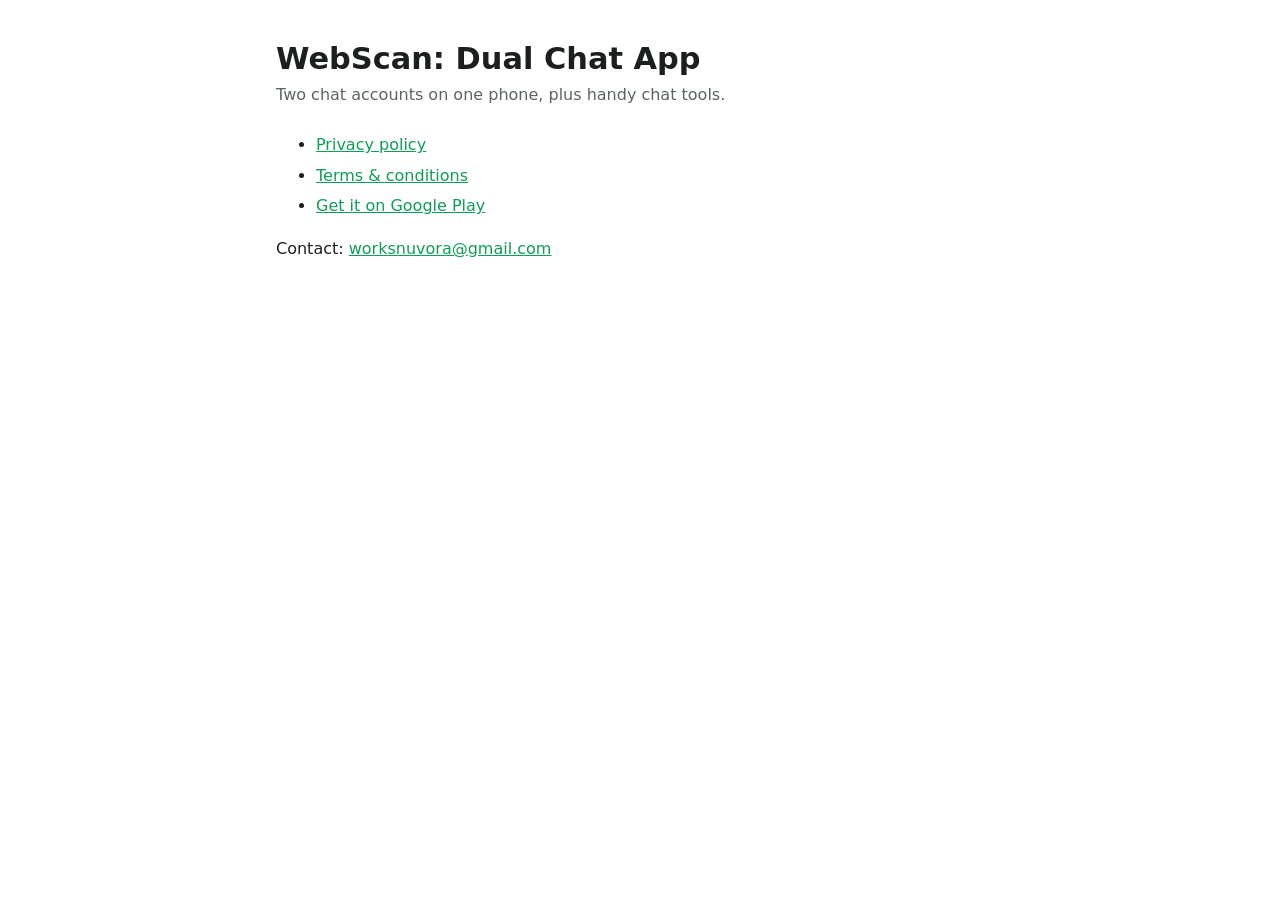
<file: index.html>
<!doctype html>
<html lang="en">
<head>
<meta charset="utf-8">
<meta name="viewport" content="width=device-width, initial-scale=1">
<title>WebScan: Dual Chat App</title>
<link rel="stylesheet" href="style.css">
</head>
<body>
<main>
<h1>WebScan: Dual Chat App</h1>
<p class="meta">Two chat accounts on one phone, plus handy chat tools.</p>
<ul>
<li><a href="privacy-policy.html">Privacy policy</a></li>
<li><a href="terms.html">Terms &amp; conditions</a></li>
<li><a href="https://play.google.com/store/apps/details?id=com.webscan.dualchat">Get it on Google Play</a></li>
</ul>
<p>Contact: <a href="mailto:worksnuvora@gmail.com">worksnuvora@gmail.com</a></p>
</main>
</body>
</html>
</file>
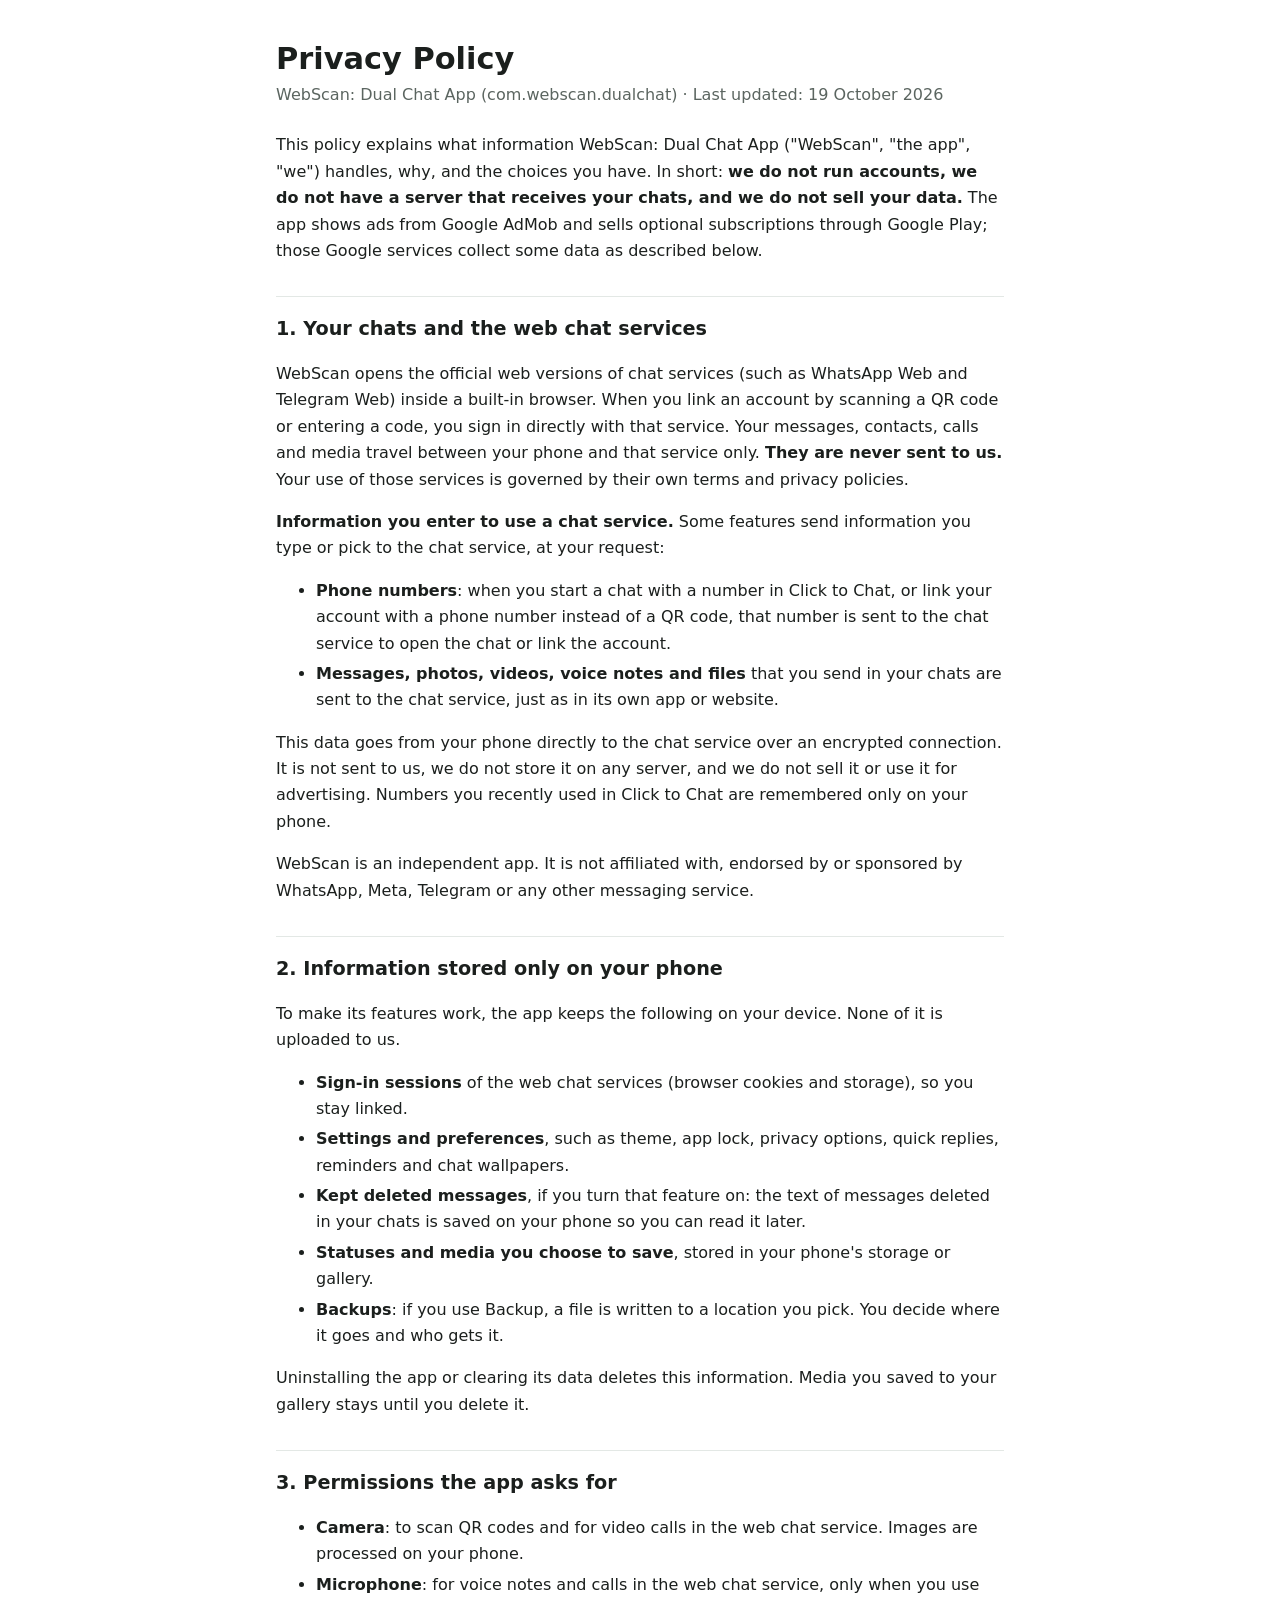
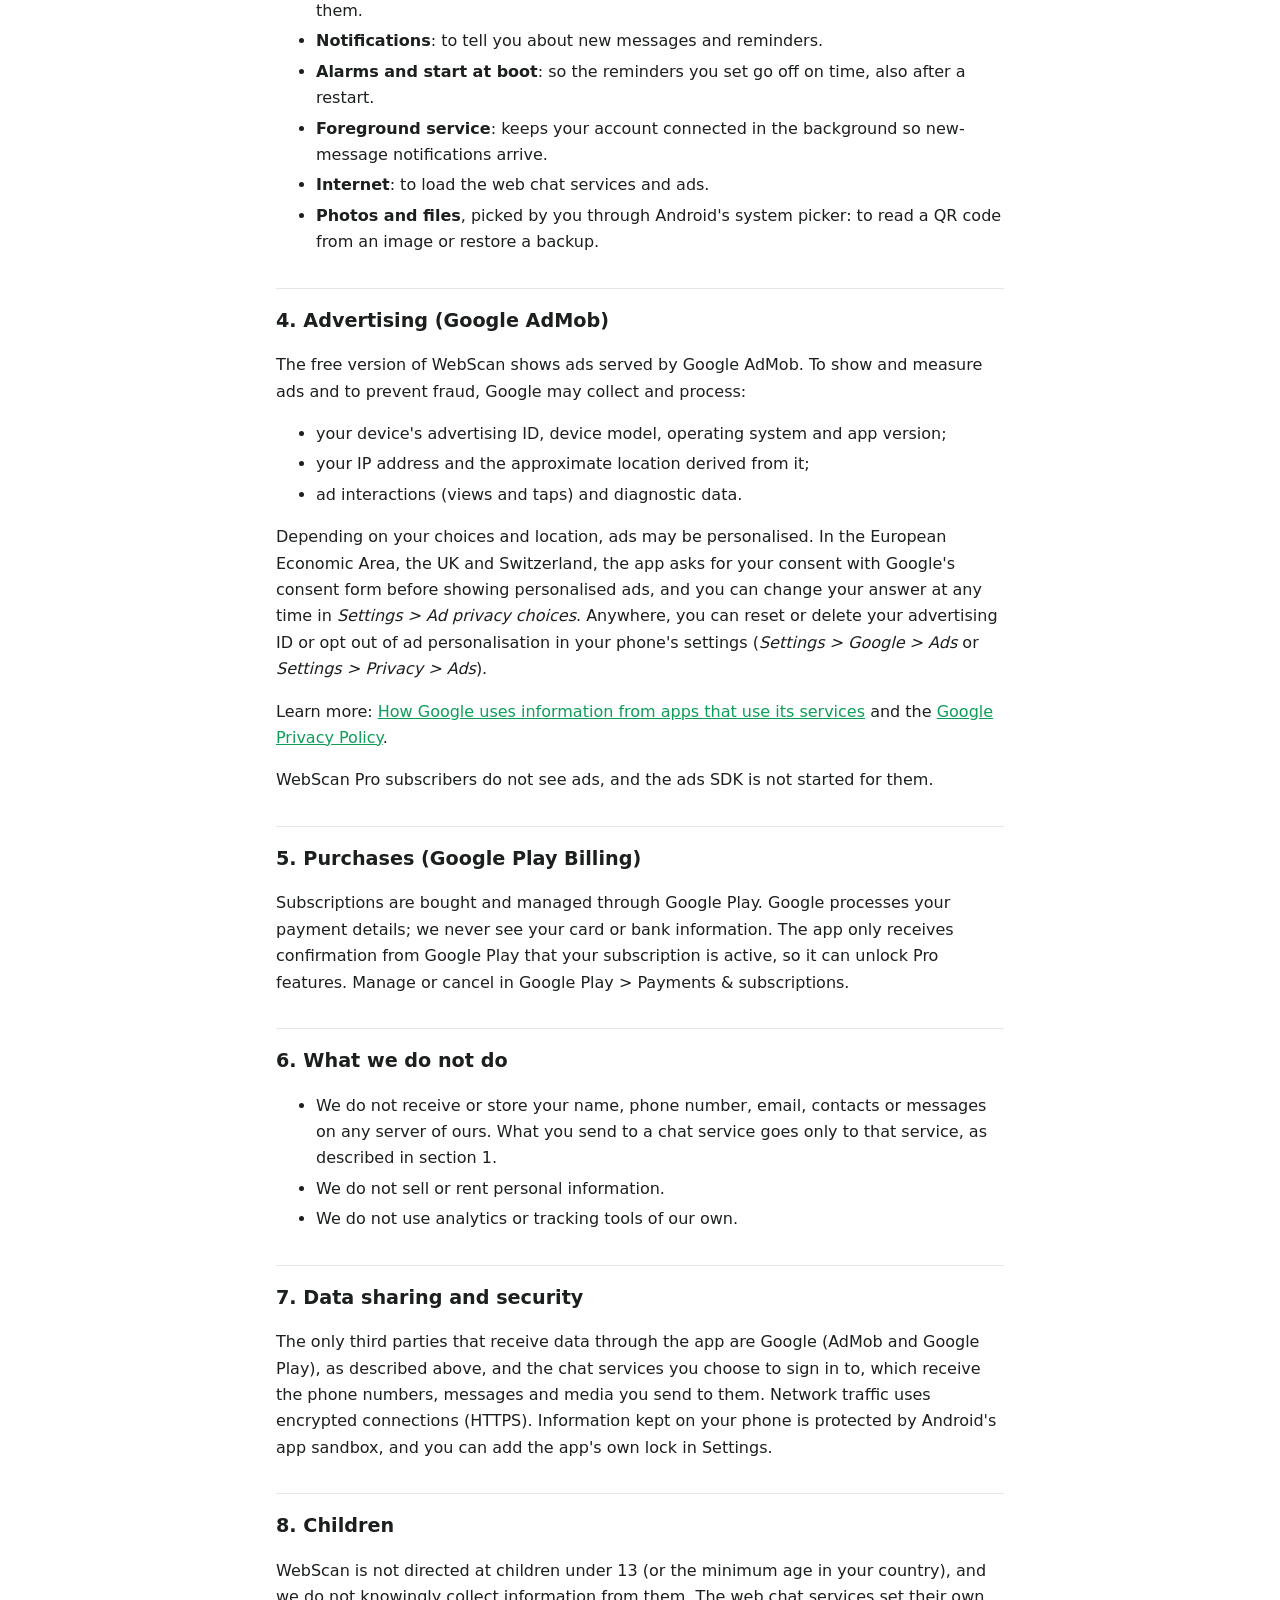
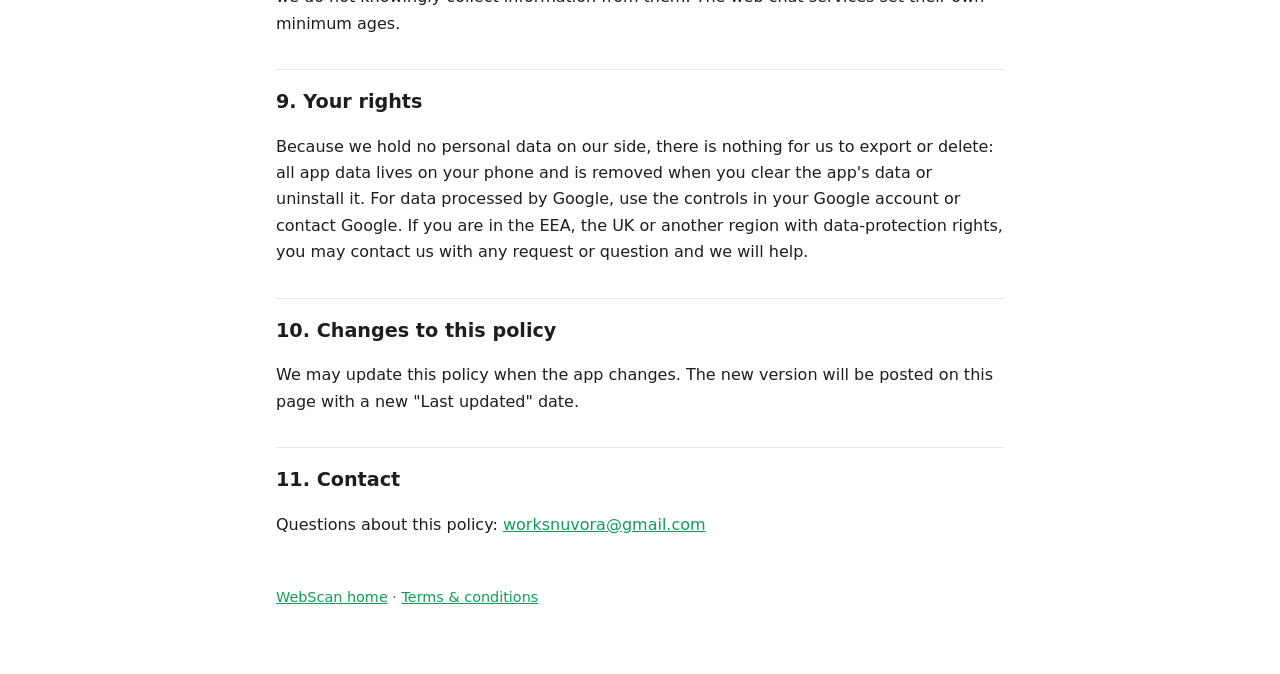
<file: privacy-policy.html>
<!doctype html>
<html lang="en">
<head>
<meta charset="utf-8">
<meta name="viewport" content="width=device-width, initial-scale=1">
<title>Privacy Policy – WebScan</title>
<link rel="stylesheet" href="style.css">
</head>
<body>
<main>
<h1>Privacy Policy</h1>
<p class="meta">WebScan: Dual Chat App (com.webscan.dualchat) · Last updated: 19 October 2026</p>

<p>This policy explains what information WebScan: Dual Chat App ("WebScan", "the app", "we") handles, why, and the choices you have. In short: <strong>we do not run accounts, we do not have a server that receives your chats, and we do not sell your data.</strong> The app shows ads from Google AdMob and sells optional subscriptions through Google Play; those Google services collect some data as described below.</p>

<h2>1. Your chats and the web chat services</h2>
<p>WebScan opens the official web versions of chat services (such as WhatsApp Web and Telegram Web) inside a built-in browser. When you link an account by scanning a QR code or entering a code, you sign in directly with that service. Your messages, contacts, calls and media travel between your phone and that service only. <strong>They are never sent to us.</strong> Your use of those services is governed by their own terms and privacy policies.</p>
<p><strong>Information you enter to use a chat service.</strong> Some features send information you type or pick to the chat service, at your request:</p>
<ul>
<li><strong>Phone numbers</strong>: when you start a chat with a number in Click to Chat, or link your account with a phone number instead of a QR code, that number is sent to the chat service to open the chat or link the account.</li>
<li><strong>Messages, photos, videos, voice notes and files</strong> that you send in your chats are sent to the chat service, just as in its own app or website.</li>
</ul>
<p>This data goes from your phone directly to the chat service over an encrypted connection. It is not sent to us, we do not store it on any server, and we do not sell it or use it for advertising. Numbers you recently used in Click to Chat are remembered only on your phone.</p>
<p>WebScan is an independent app. It is not affiliated with, endorsed by or sponsored by WhatsApp, Meta, Telegram or any other messaging service.</p>

<h2>2. Information stored only on your phone</h2>
<p>To make its features work, the app keeps the following on your device. None of it is uploaded to us.</p>
<ul>
<li><strong>Sign-in sessions</strong> of the web chat services (browser cookies and storage), so you stay linked.</li>
<li><strong>Settings and preferences</strong>, such as theme, app lock, privacy options, quick replies, reminders and chat wallpapers.</li>
<li><strong>Kept deleted messages</strong>, if you turn that feature on: the text of messages deleted in your chats is saved on your phone so you can read it later.</li>
<li><strong>Statuses and media you choose to save</strong>, stored in your phone's storage or gallery.</li>
<li><strong>Backups</strong>: if you use Backup, a file is written to a location you pick. You decide where it goes and who gets it.</li>
</ul>
<p>Uninstalling the app or clearing its data deletes this information. Media you saved to your gallery stays until you delete it.</p>

<h2>3. Permissions the app asks for</h2>
<ul>
<li><strong>Camera</strong>: to scan QR codes and for video calls in the web chat service. Images are processed on your phone.</li>
<li><strong>Microphone</strong>: for voice notes and calls in the web chat service, only when you use them.</li>
<li><strong>Notifications</strong>: to tell you about new messages and reminders.</li>
<li><strong>Alarms and start at boot</strong>: so the reminders you set go off on time, also after a restart.</li>
<li><strong>Foreground service</strong>: keeps your account connected in the background so new-message notifications arrive.</li>
<li><strong>Internet</strong>: to load the web chat services and ads.</li>
<li><strong>Photos and files</strong>, picked by you through Android's system picker: to read a QR code from an image or restore a backup.</li>
</ul>

<h2>4. Advertising (Google AdMob)</h2>
<p>The free version of WebScan shows ads served by Google AdMob. To show and measure ads and to prevent fraud, Google may collect and process:</p>
<ul>
<li>your device's advertising ID, device model, operating system and app version;</li>
<li>your IP address and the approximate location derived from it;</li>
<li>ad interactions (views and taps) and diagnostic data.</li>
</ul>
<p>Depending on your choices and location, ads may be personalised. In the European Economic Area, the UK and Switzerland, the app asks for your consent with Google's consent form before showing personalised ads, and you can change your answer at any time in <em>Settings &gt; Ad privacy choices</em>. Anywhere, you can reset or delete your advertising ID or opt out of ad personalisation in your phone's settings (<em>Settings &gt; Google &gt; Ads</em> or <em>Settings &gt; Privacy &gt; Ads</em>).</p>
<p>Learn more: <a href="https://policies.google.com/technologies/partner-sites">How Google uses information from apps that use its services</a> and the <a href="https://policies.google.com/privacy">Google Privacy Policy</a>.</p>
<p>WebScan Pro subscribers do not see ads, and the ads SDK is not started for them.</p>

<h2>5. Purchases (Google Play Billing)</h2>
<p>Subscriptions are bought and managed through Google Play. Google processes your payment details; we never see your card or bank information. The app only receives confirmation from Google Play that your subscription is active, so it can unlock Pro features. Manage or cancel in Google Play &gt; Payments &amp; subscriptions.</p>

<h2>6. What we do not do</h2>
<ul>
<li>We do not receive or store your name, phone number, email, contacts or messages on any server of ours. What you send to a chat service goes only to that service, as described in section 1.</li>
<li>We do not sell or rent personal information.</li>
<li>We do not use analytics or tracking tools of our own.</li>
</ul>

<h2>7. Data sharing and security</h2>
<p>The only third parties that receive data through the app are Google (AdMob and Google Play), as described above, and the chat services you choose to sign in to, which receive the phone numbers, messages and media you send to them. Network traffic uses encrypted connections (HTTPS). Information kept on your phone is protected by Android's app sandbox, and you can add the app's own lock in Settings.</p>

<h2>8. Children</h2>
<p>WebScan is not directed at children under 13 (or the minimum age in your country), and we do not knowingly collect information from them. The web chat services set their own minimum ages.</p>

<h2>9. Your rights</h2>
<p>Because we hold no personal data on our side, there is nothing for us to export or delete: all app data lives on your phone and is removed when you clear the app's data or uninstall it. For data processed by Google, use the controls in your Google account or contact Google. If you are in the EEA, the UK or another region with data-protection rights, you may contact us with any request or question and we will help.</p>

<h2>10. Changes to this policy</h2>
<p>We may update this policy when the app changes. The new version will be posted on this page with a new "Last updated" date.</p>

<h2>11. Contact</h2>
<p>Questions about this policy: <a href="mailto:worksnuvora@gmail.com">worksnuvora@gmail.com</a></p>

<footer><a href="index.html">WebScan home</a> · <a href="terms.html">Terms &amp; conditions</a></footer>
</main>
</body>
</html>
</file>
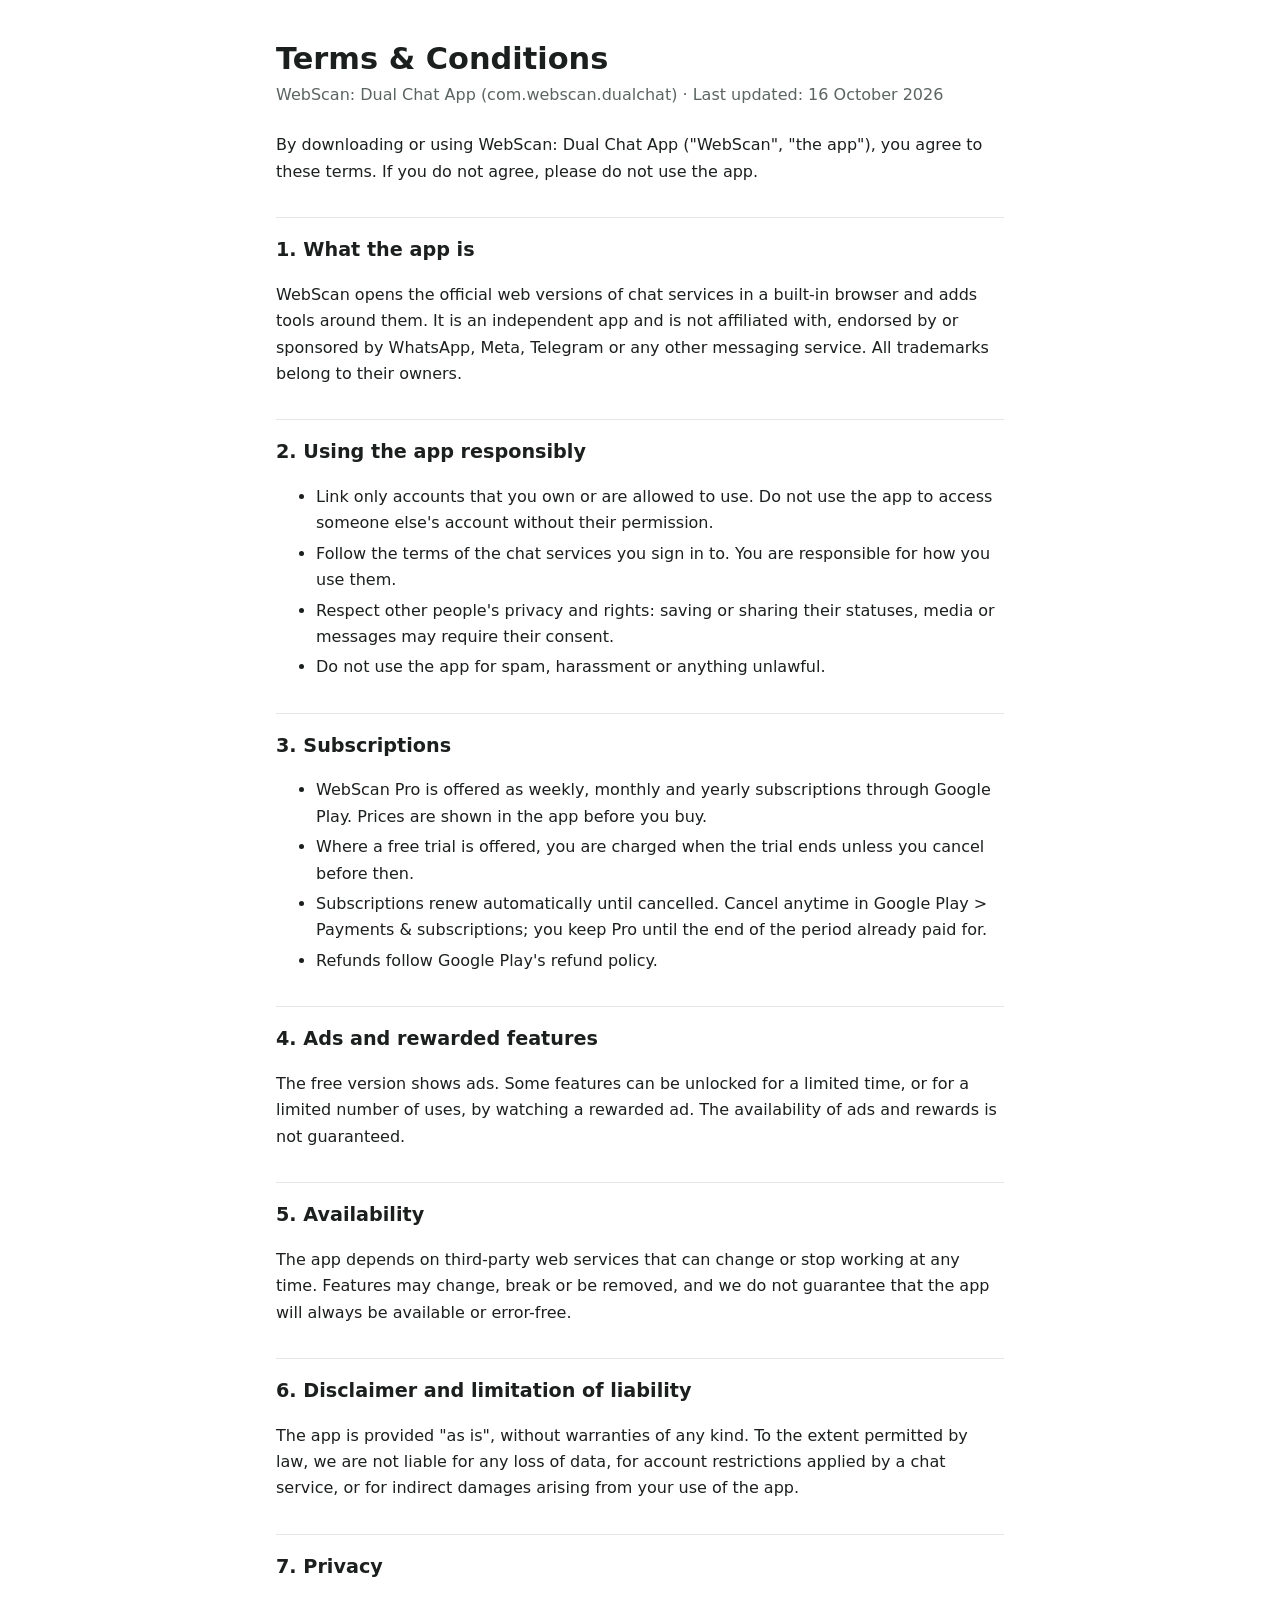
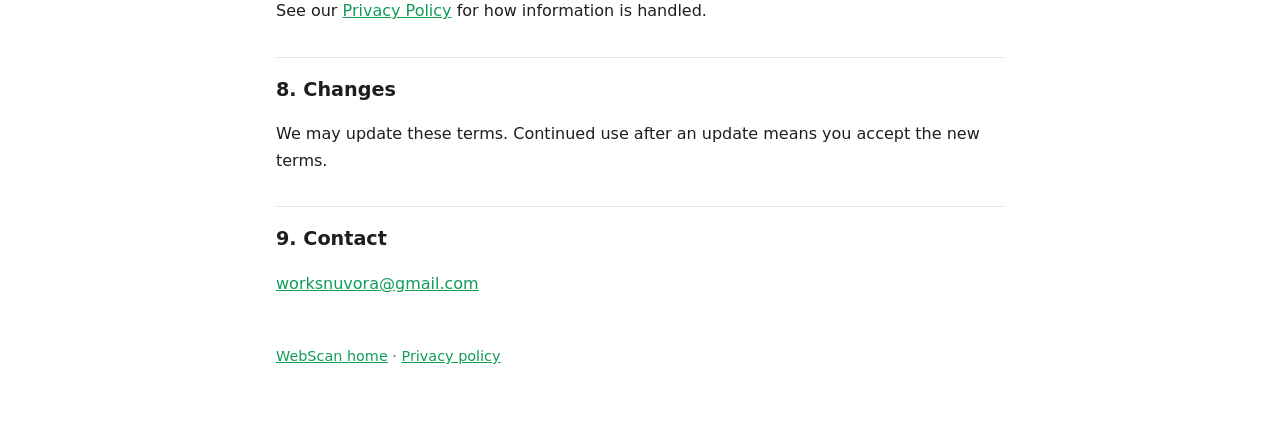
<file: terms.html>
<!doctype html>
<html lang="en">
<head>
<meta charset="utf-8">
<meta name="viewport" content="width=device-width, initial-scale=1">
<title>Terms &amp; Conditions – WebScan</title>
<link rel="stylesheet" href="style.css">
</head>
<body>
<main>
<h1>Terms &amp; Conditions</h1>
<p class="meta">WebScan: Dual Chat App (com.webscan.dualchat) · Last updated: 16 October 2026</p>

<p>By downloading or using WebScan: Dual Chat App ("WebScan", "the app"), you agree to these terms. If you do not agree, please do not use the app.</p>

<h2>1. What the app is</h2>
<p>WebScan opens the official web versions of chat services in a built-in browser and adds tools around them. It is an independent app and is not affiliated with, endorsed by or sponsored by WhatsApp, Meta, Telegram or any other messaging service. All trademarks belong to their owners.</p>

<h2>2. Using the app responsibly</h2>
<ul>
<li>Link only accounts that you own or are allowed to use. Do not use the app to access someone else's account without their permission.</li>
<li>Follow the terms of the chat services you sign in to. You are responsible for how you use them.</li>
<li>Respect other people's privacy and rights: saving or sharing their statuses, media or messages may require their consent.</li>
<li>Do not use the app for spam, harassment or anything unlawful.</li>
</ul>

<h2>3. Subscriptions</h2>
<ul>
<li>WebScan Pro is offered as weekly, monthly and yearly subscriptions through Google Play. Prices are shown in the app before you buy.</li>
<li>Where a free trial is offered, you are charged when the trial ends unless you cancel before then.</li>
<li>Subscriptions renew automatically until cancelled. Cancel anytime in Google Play &gt; Payments &amp; subscriptions; you keep Pro until the end of the period already paid for.</li>
<li>Refunds follow Google Play's refund policy.</li>
</ul>

<h2>4. Ads and rewarded features</h2>
<p>The free version shows ads. Some features can be unlocked for a limited time, or for a limited number of uses, by watching a rewarded ad. The availability of ads and rewards is not guaranteed.</p>

<h2>5. Availability</h2>
<p>The app depends on third-party web services that can change or stop working at any time. Features may change, break or be removed, and we do not guarantee that the app will always be available or error-free.</p>

<h2>6. Disclaimer and limitation of liability</h2>
<p>The app is provided "as is", without warranties of any kind. To the extent permitted by law, we are not liable for any loss of data, for account restrictions applied by a chat service, or for indirect damages arising from your use of the app.</p>

<h2>7. Privacy</h2>
<p>See our <a href="privacy-policy.html">Privacy Policy</a> for how information is handled.</p>

<h2>8. Changes</h2>
<p>We may update these terms. Continued use after an update means you accept the new terms.</p>

<h2>9. Contact</h2>
<p><a href="mailto:worksnuvora@gmail.com">worksnuvora@gmail.com</a></p>

<footer><a href="index.html">WebScan home</a> · <a href="privacy-policy.html">Privacy policy</a></footer>
</main>
</body>
</html>
</file>
<file: style.css>
:root{--bg:#ffffff;--fg:#1b1f1d;--muted:#5b6560;--accent:#0f9d58;--line:#e3e8e5}
@media (prefers-color-scheme:dark){:root{--bg:#101412;--fg:#e6ebe8;--muted:#9aa6a0;--accent:#3ddc84;--line:#26302b}}
*{box-sizing:border-box}
body{margin:0;background:var(--bg);color:var(--fg);font:16px/1.65 system-ui,-apple-system,"Segoe UI",Roboto,sans-serif}
main{max-width:760px;margin:0 auto;padding:40px 16px 64px}
h1{font-size:1.9rem;line-height:1.25;margin:0 0 4px}
h2{font-size:1.2rem;margin:32px 0 8px;padding-top:16px;border-top:1px solid var(--line)}
.meta{color:var(--muted);margin:0 0 24px}
a{color:var(--accent)}
li{margin:4px 0}
footer{margin-top:48px;color:var(--muted);font-size:.9rem}
</file>
